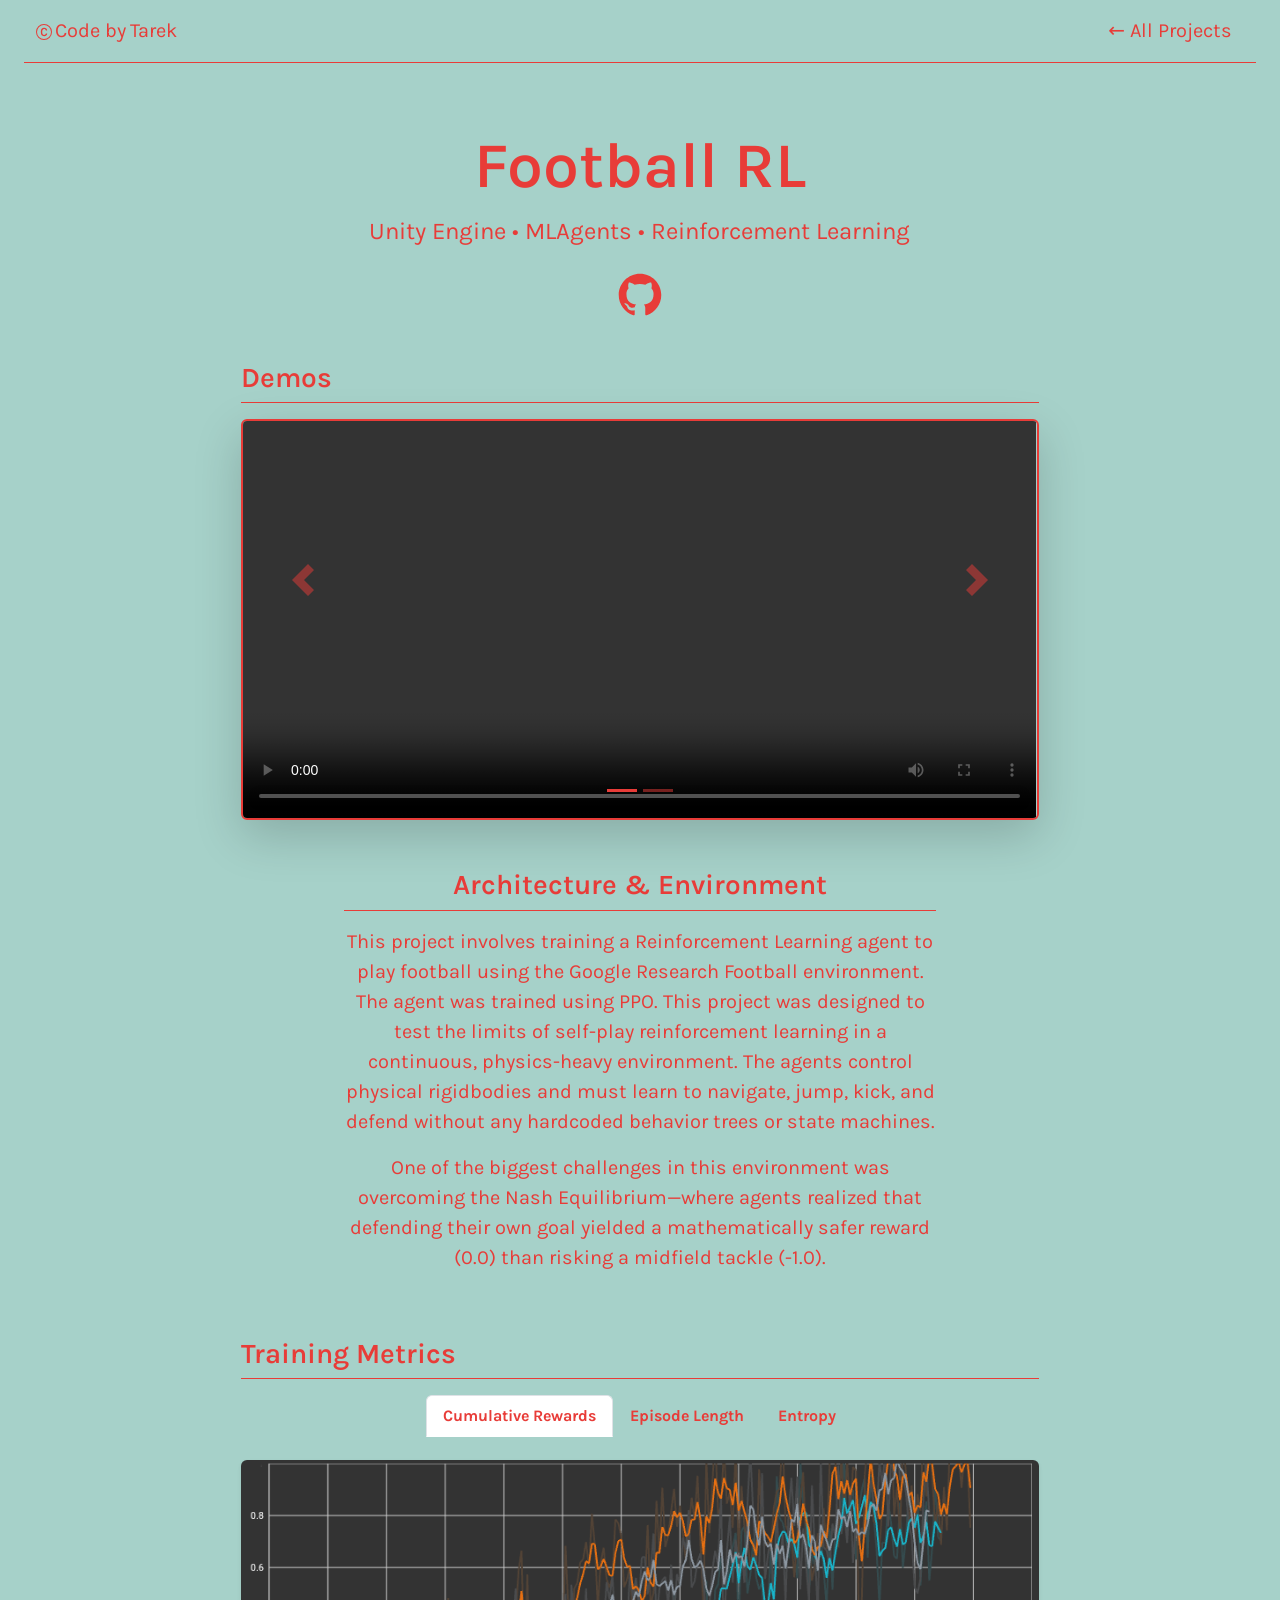
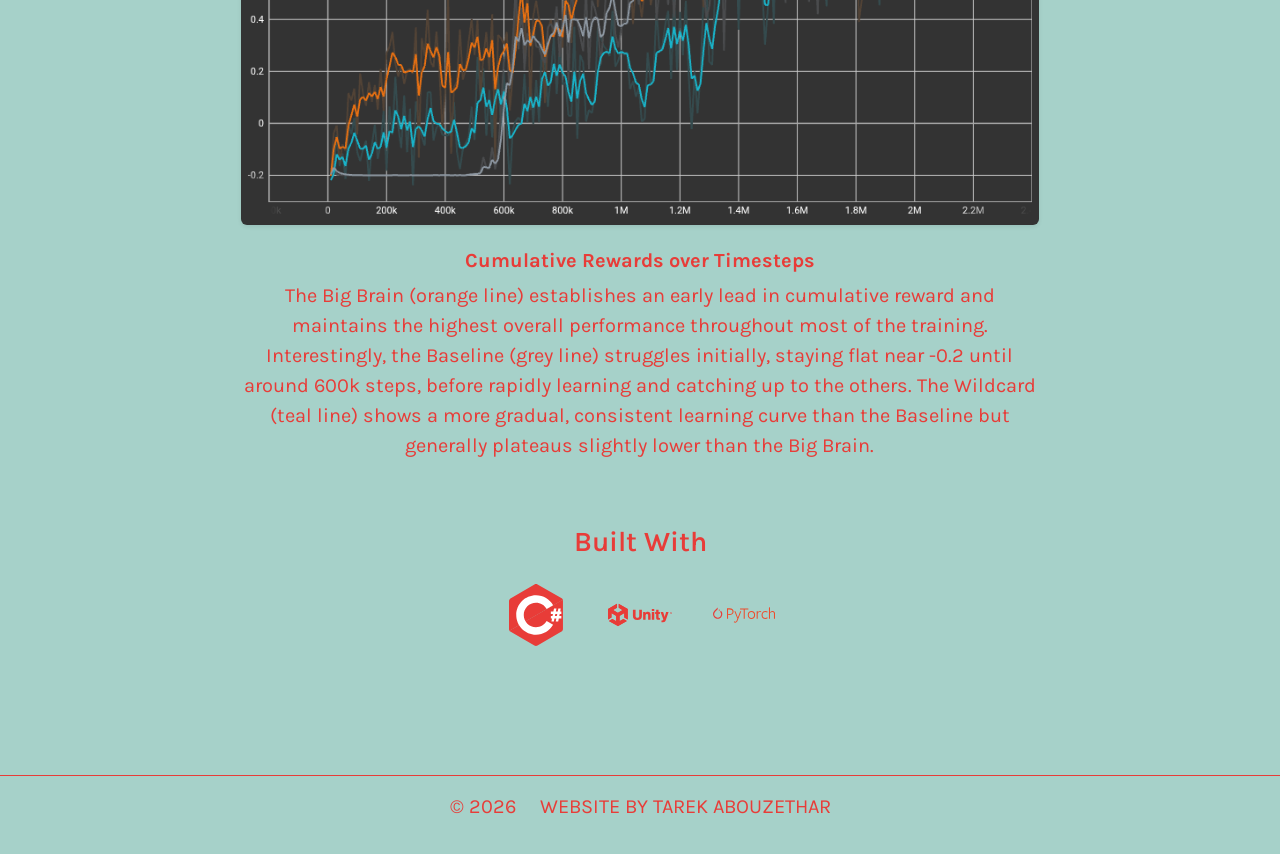
<file: projects/footballrl.html>
<!DOCTYPE html>
<html lang="en">

<head>
    <meta charset="UTF-8" />
    <meta name="viewport" content="width=device-width, initial-scale=1.0" />
    <title>Football RL - Tarek Abouzethar</title>
    <link rel="stylesheet" href="../css/styles.css" />
    <link href="https://cdn.jsdelivr.net/npm/bootstrap@5.3.1/dist/css/bootstrap.min.css" rel="stylesheet"
        integrity="sha384-4bw+/aepP/YC94hEpVNVgiZdgIC5+VKNBQNGCHeKRQN+PtmoHDEXuppvnDJzQIu9" crossorigin="anonymous" />
</head>

<body>
    <div id="navbar-placeholder" data-filepath="../components/project-navbar.txt"></div>

    <section class="intro-section p-4 d-flex align-items-center"
        style="min-height: auto; padding-top: 8rem !important; padding-bottom: 5rem !important;">
        <div class="container-fluid">

            <div class="row mb-4">
                <div class="col-lg-2"></div>
                <div class="col-lg-8 text-center">
                    <h1 class="display-3 fw-semibold">Football RL</h1>
                    <p class="fs-4 mt-2">Unity Engine • MLAgents • Reinforcement Learning</p>
                    <div class="github-button mt-4">
                        <a href="https://github.com/nobletk/footballRL" target="_blank" title="View Source on GitHub">
                            <svg viewBox="0 0 128 128">
                                <g fill="currentColor">
                                    <path fill-rule="evenodd" clip-rule="evenodd"
                                        d="M64 1.512c-23.493 0-42.545 19.047-42.545 42.545 0 18.797 12.19 34.745 29.095 40.37 2.126.394 2.907-.923 2.907-2.047 0-1.014-.04-4.366-.058-7.92-11.837 2.573-14.334-5.02-14.334-5.02-1.935-4.918-4.724-6.226-4.724-6.226-3.86-2.64.29-2.586.29-2.586 4.273.3 6.523 4.385 6.523 4.385 3.794 6.504 9.953 4.623 12.38 3.536.383-2.75 1.485-4.628 2.702-5.69-9.45-1.075-19.384-4.724-19.384-21.026 0-4.645 1.662-8.44 4.384-11.42-.442-1.072-1.898-5.4.412-11.26 0 0 3.572-1.142 11.7 4.363 3.395-.943 7.035-1.416 10.65-1.432 3.616.017 7.258.49 10.658 1.432 8.12-5.504 11.688-4.362 11.688-4.362 2.316 5.86.86 10.187.418 11.26 2.728 2.978 4.378 6.774 4.378 11.42 0 16.34-9.953 19.938-19.427 20.99 1.526 1.32 2.886 3.91 2.886 7.88 0 5.692-.048 10.273-.048 11.674 0 1.13.766 2.458 2.922 2.04 16.896-5.632 29.07-21.574 29.07-40.365C106.545 20.56 87.497 1.512 64 1.512z">
                                    </path>
                                </g>
                            </svg>
                        </a>
                    </div>
                </div>
                <div class="col-lg-2"></div>
            </div>

            <div class="row mb-5">
                <div class="col-lg-2"></div>
                <div class="col-lg-8">
                    <h3 class="fw-semibold mb-3 border-bottom pb-2" style="border-color: var(--color-2) !important;">
                        Demos</h3>
                    <div id="footballCarousel"
                        class="carousel slide carousel-fade shadow-lg border border-2 rounded overflow-hidden"
                        style="border-color: var(--color-2) !important;" data-bs-interval="false"
                        data-bs-keyboard="false">

                        <div class="carousel-indicators">
                            <button type="button" data-bs-target="#footballCarousel" data-bs-slide-to="0" class="active"
                                aria-current="true" aria-label="Slide 1"></button>
                            <button type="button" data-bs-target="#footballCarousel" data-bs-slide-to="1"
                                aria-label="Slide 2"></button>
                        </div>

                        <div class="carousel-inner">
                            <div class="carousel-item active">
                                <video controls mute class="d-block w-100">
                                    <source src="../assets/videos/footballRL/complexVsBase-vid.mp4" type="video/mp4">
                                </video>
                            </div>
                            <div class="carousel-item">
                                <video controls mute class="d-block w-100">
                                    <source src="../assets/videos/footballRL/experVsBase-vid.mp4" type="video/mp4">
                                </video>
                            </div>
                        </div>

                        <button class="carousel-control-prev" type="button" data-bs-target="#footballCarousel"
                            data-bs-slide="prev">
                            <span class="carousel-control-prev-icon" aria-hidden="true"></span>
                            <span class="visually-hidden">Previous</span>
                        </button>
                        <button class="carousel-control-next" type="button" data-bs-target="#footballCarousel"
                            data-bs-slide="next">
                            <span class="carousel-control-next-icon" aria-hidden="true"></span>
                            <span class="visually-hidden">Next</span>
                        </button>
                    </div>
                </div>
                <div class="col-lg-2"></div>
            </div>

            <div class="row mb-5">
                <div class="col-lg-3"></div>
                <div class="col-lg-6 col-md-12 fs-5 text-center">
                    <h3 class="fw-semibold mb-3 border-bottom pb-2" style="border-color: var(--color-2) !important;">
                        Architecture & Environment</h3>
                    <p>
                        This project involves training a Reinforcement Learning agent to play football using the Google
                        Research Football environment. The agent was trained using PPO. This project was designed to
                        test the limits of self-play reinforcement learning in a continuous, physics-heavy environment.
                        The agents control physical rigidbodies and must learn to navigate, jump, kick, and defend
                        without any hardcoded behavior trees or state machines.
                    </p>
                    <p>
                        One of the biggest challenges in this environment was overcoming the Nash Equilibrium—where
                        agents realized that defending their own goal yielded a mathematically safer reward (0.0) than
                        risking a midfield tackle (-1.0).
                    </p>
                </div>
                <div class="col-lg-3"></div>
            </div>

            <div class="row mb-5">
                <div class="col-lg-2"></div>
                <div class="col-lg-8">
                    <h3 class="fw-semibold mb-3 border-bottom pb-2" style="border-color: var(--color-2) !important;">
                        Training Metrics</h3>

                    <nav class="nav nav-tabs justify-content-center mb-4 border-bottom-0" id="metricTabs"
                        role="tablist">
                        <button class="nav-link active fw-bold" id="rewards-tab" data-bs-toggle="tab"
                            data-bs-target="#rewards" type="button" role="tab" aria-controls="rewards"
                            aria-selected="true" style="color: var(--color-2);">Cumulative Rewards</button>

                        <button class="nav-link fw-bold" id="length-tab" data-bs-toggle="tab" data-bs-target="#length"
                            type="button" role="tab" aria-controls="length" aria-selected="false"
                            style="color: var(--color-2);">Episode Length</button>

                        <button class="nav-link fw-bold" id="entropy-tab" data-bs-toggle="tab" data-bs-target="#entropy"
                            type="button" role="tab" aria-controls="entropy" aria-selected="false"
                            style="color: var(--color-2);">Entropy</button>
                    </nav>

                    <div class="tab-content" id="metricTabsContent">

                        <div class="tab-pane fade show active" id="rewards" role="tabpanel"
                            aria-labelledby="rewards-tab">
                            <div class="card bg-transparent border-0">
                                <img src="../assets/img/footballRL/cumulative-reward.png"
                                    class="card-img-top img-fluid rounded shadow-sm project-card-img"
                                    alt="Cumulative Rewards Graph">
                                <div class="card-body px-0 text-center project-card-body">
                                    <h5 class="card-title fw-bold mt-2">Cumulative Rewards over Timesteps</h5>
                                    <p class="card-text fs-5">The Big Brain (orange line) establishes an early lead in
                                        cumulative reward and maintains the highest overall performance throughout most
                                        of the training. Interestingly, the Baseline (grey line) struggles initially,
                                        staying flat near -0.2 until around 600k steps, before rapidly learning and
                                        catching up to the others. The Wildcard (teal line) shows a more gradual,
                                        consistent learning curve than the Baseline but generally plateaus slightly
                                        lower than the Big Brain.</p>
                                </div>
                            </div>
                        </div>

                        <div class="tab-pane fade" id="length" role="tabpanel" aria-labelledby="length-tab">
                            <div class="card bg-transparent border-0">
                                <img src="../assets/img/footballRL/episode-length.png"
                                    class="card-img-top img-fluid rounded shadow-sm project-card-img"
                                    alt="Episode Length Graph">
                                <div class="card-body px-0 text-center project-card-body">
                                    <h5 class="card-title fw-bold mt-2">Average Episode Length</h5>
                                    <p class="card-text fs-5"> As the agents become more highly skilled, the average
                                        episode lengths for all three models decrease significantly, starting near 400
                                        and converging around 150 by the end of training. The Baseline (grey line)
                                        maintained the maximum episode length for the first 600k steps before finally
                                        figuring out how to score, which perfectly aligns with its delayed spike in
                                        cumulative reward. Meanwhile, the Big Brain (orange line) learned to conclude
                                        episodes much faster early in the training process.</p>
                                </div>
                            </div>
                        </div>

                        <div class="tab-pane fade" id="entropy" role="tabpanel" aria-labelledby="entropy-tab">
                            <div class="card bg-transparent border-0">
                                <img src="../assets/img/footballRL/entropy.png"
                                    class="card-img-top img-fluid rounded shadow-sm project-card-img"
                                    alt="Entropy Graph">
                                <div class="card-body px-0 text-center project-card-body">
                                    <h5 class="card-title fw-bold mt-2">Policy Entropy</h5>
                                    <p class="card-text fs-5">Entropy measures the randomness of the agent's actions.
                                        The Wildcard (teal line) exhibits a steadily increasing entropy curve throughout
                                        the training session, peaking near 2.5. In contrast, both the Big Brain (orange
                                        line) and the Baseline (grey line) show a steady decrease in entropy, gradually
                                        dropping below 1.9. This confirms that the hyperparameter tweaks successfully
                                        forced the Wildcard to maintain high exploration and unpredictable gameplay.</p>
                                </div>
                            </div>
                        </div>

                    </div>
                </div>
                <div class="col-lg-2"></div>
            </div>
            <!-- Stack -->
            <div class="row mt-5 mb-5">
                <div class="col-12 text-center">
                    <h3 class="fw-semibold mb-4">Built With</h3>
                    <div class="d-flex justify-content-center gap-4 flex-wrap">
                        <div class="mx-2">
                            <svg class="stack-icons" viewBox="0 0 128 128">
                                <svg viewBox="0 0 128 128">
                                    <path fill="currentColor"
                                        d="M115.4 30.7L67.1 2.9c-.8-.5-1.9-.7-3.1-.7-1.2 0-2.3.3-3.1.7l-48 27.9c-1.7 1-2.9 3.5-2.9 5.4v55.7c0 1.1.2 2.4 1 3.5l106.8-62c-.6-1.2-1.5-2.1-2.4-2.7z">
                                    </path>
                                    <path fill="currentColor"
                                        d="M10.7 95.3c.5.8 1.2 1.5 1.9 1.9l48.2 27.9c.8.5 1.9.7 3.1.7 1.2 0 2.3-.3 3.1-.7l48-27.9c1.7-1 2.9-3.5 2.9-5.4V36.1c0-.9-.1-1.9-.6-2.8l-106.6 62z">
                                    </path>
                                    <path fill="#fff"
                                        d="M85.3 76.1C81.1 83.5 73.1 88.5 64 88.5c-13.5 0-24.5-11-24.5-24.5s11-24.5 24.5-24.5c9.1 0 17.1 5 21.3 12.5l13-7.5c-6.8-11.9-19.6-20-34.3-20-21.8 0-39.5 17.7-39.5 39.5s17.7 39.5 39.5 39.5c14.6 0 27.4-8 34.2-19.8l-12.9-7.6zM97 66.2l.9-4.3h-4.2v-4.7h5.1L100 51h4.9l-1.2 6.1h3.8l1.2-6.1h4.8l-1.2 6.1h2.4v4.7h-3.3l-.9 4.3h4.2v4.7h-5.1l-1.2 6h-4.9l1.2-6h-3.8l-1.2 6h-4.8l1.2-6h-2.4v-4.7H97zm4.8 0h3.8l.9-4.3h-3.8l-.9 4.3z">
                                    </path>
                                </svg>
                        </div>

                        <div class="mx-2">
                            <svg class="stack-icons" viewBox="0 0 128 128">
                                <path fill="currentColor"
                                    d="M39.47 72.877v-20.75L21.49 41.752v7.978l7.055 4.055c.277.139.277.558 0 .692l-8.393 4.844a.79.79 0 0 1-.785 0l-8.393-4.89c-.273-.136-.273-.553 0-.688l7.055-4.059v-7.979L.046 52.081v20.796-.093.093l6.915-3.966v-8.159c0-.277.325-.51.599-.325l8.392 4.844c.233.14.42.414.42.693v9.683c0 .273-.327.506-.601.32l-7.055-4.06-6.92 3.967 17.989 10.374 17.98-10.374-6.919-3.966-7.054 4.059c-.228.14-.6-.047-.6-.32V65.96a.76.76 0 0 1 .419-.692l8.392-4.845c.227-.138.599.047.599.326v8.16zm0 0">
                                </path>
                                <path fill="currentColor"
                                    d="M19.737 86.295 37.72 75.919l-6.92-3.966-7.055 4.059c-.227.14-.598-.047-.598-.32v-9.683a.754.754 0 0 1 .417-.693l8.393-4.844c.226-.139.599.046.599.325v8.16l6.914 3.966V52.127L19.737 63.514zm0 0">
                                </path>
                                <path fill="currentColor"
                                    d="M21.441 41.705v7.98l7.055 4.058c.279.135.279.552 0 .687l-8.391 4.844a.79.79 0 0 1-.786 0l-8.346-4.844c-.274-.135-.274-.552 0-.687l7.055-4.059v-7.979L.046 52.081l19.739 11.387L39.516 52.08Zm0 0">
                                </path>
                                <path fill="currentColor"
                                    d="m15.678 75.965-7.054-4.058-6.915 3.966 17.982 10.374v-22.78L0 52.128v20.796-.092.092l6.914-3.966v-8.16c0-.277.326-.51.605-.325l8.392 4.844a.854.854 0 0 1 .412.693v9.683c-.046.227-.37.413-.645.273zm0 0">
                                </path>
                                <path fill="currentColor"
                                    d="M87.612 52.127v3.966h4.886v-3.966zm-37.766 1.198v12.638c0 5.023 2.994 7.927 8.99 7.927s8.945-2.996 8.945-7.927V53.325h-5.303v12.73c0 2.118-1.2 3.595-3.641 3.595-2.63 0-3.689-1.43-3.689-3.508V53.325zm46.478 0v4.844h-2.028v3.966h2.03v7.328c0 3.321 2.029 4.246 4.843 4.152 1.333 0 2.257-.093 2.67-.232v-3.548c-.18 0-.646.046-1.058.046-1.058 0-1.706-.277-1.706-1.477v-6.269h2.763V58.17h-2.763v-4.844zm-16.552 4.38c-2.122 0-3.599.878-4.75 2.534h-.093v-2.07H70.27v15.354h4.892v-8.485c0-1.89 1.057-3.227 2.674-3.227 1.564 0 2.396 1.106 2.396 2.722v8.944h4.885v-9.962c0-3.408-1.983-5.809-5.344-5.809zm7.84.464v15.354h4.886V58.17Zm17.517 0 4.519 11.8c.645 1.618.925 2.542.925 3.187 0 1.058-.6 1.612-2.03 1.612h-1.612v3.78h3.182c3.088 0 4.519-1.245 5.764-4.84l5.302-15.539h-4.89l-2.03 6.55c-.459 1.519-.873 3.548-.873 3.548h-.046s-.512-2.076-.97-3.548l-2.076-6.549zm20.936 0a1.929 1.929 0 0 0-1.384.553 1.547 1.547 0 0 0-.413.645 2.07 2.07 0 0 0-.14.739 1.986 1.986 0 0 0 .553 1.384c.185.181.373.32.646.413.232.092.505.14.738.14.233 0 .506-.047.739-.14a2.05 2.05 0 0 0 .645-.413c.185-.185.32-.371.414-.645a2.057 2.057 0 0 0 0-1.477 1.914 1.914 0 0 0-.414-.646 1.592 1.592 0 0 0-.645-.418 2.19 2.19 0 0 0-.74-.135zm0 .506c.279 0 .506.047.739.185.227.135.412.322.553.554.138.227.185.46.185.738 0 .274-.047.506-.185.734a1.631 1.631 0 0 1-.553.558 1.388 1.388 0 0 1-.74.18 1.388 1.388 0 0 1-.737-.18 1.586 1.586 0 0 1-.552-.558 1.329 1.329 0 0 1-.187-.734c0-.277.046-.511.185-.739a1.54 1.54 0 0 1 .554-.551 1.335 1.335 0 0 1 .738-.187zm-.692.6v1.797h.413v-.6h.42l.319.599h.418l-.372-.691c.047-.093.14-.182.185-.228a.656.656 0 0 0 .093-.325.635.635 0 0 0-.093-.32c-.046-.093-.138-.14-.231-.185-.093-.048-.181-.048-.227-.048zm.413.232h.371c.048 0 .093 0 .187.046.04.041.088.088.088.228a.388.388 0 0 1-.088.232.353.353 0 0 1-.185.093h-.373zm0 0">
                                </path>
                            </svg>
                        </div>

                        <div class="mx-2">
                            <svg class="stack-icons" viewBox="0 0 128 128">
                                <path fill="currentColor"
                                    d="M17.9 55.7l-1.7 1.7c2.7 2.7 2.7 7.2 0 9.9S9 70 6.4 67.2c-2.7-2.7-2.7-7.2 0-9.9l4.4-4.4.6-.6V49l-6.6 6.6c-3.7 3.7-3.7 9.6 0 13.2s9.6 3.7 13.2 0c3.6-3.6 3.6-9.4-.1-13.1z">
                                </path>
                                <circle fill="#EE4C2C" cx="14.6" cy="54.1" r="1.2"></circle>
                                <path fill="#EE4C2C"
                                    d="M34.9 64.1h-2.8v7.3H30V50.7h5.2c5.4 0 8 2.7 8 6.4 0 4.6-3.2 7-8.3 7zm.2-11.3h-3v9.5l2.9-.1c3.9-.1 6-1.6 6-4.8.1-3-2.1-4.6-5.9-4.6zM52.7 71.3l-1.2 3.3c-1.4 3.7-2.8 4.7-4.9 4.7-1.1 0-2-.3-2.9-.7l.6-1.9c.7.4 1.5.7 2.3.7 1.1 0 2-.6 3.1-3.5l1-2.7-5.9-14.9H47l4.7 12.5 4.7-12.5h2.1l-5.8 15z">
                                </path>
                                <path fill="#EE4C2C"
                                    d="M65.5 52.8v18.7h-2.1V52.8h-7.3v-2h16.6v2h-7.2zM78.8 71.8c-4.2 0-7.3-3.1-7.3-7.9s3.2-8 7.5-8 7.3 3.1 7.3 7.9c-.1 4.8-3.3 8-7.5 8zm0-14c-3.2 0-5.3 2.5-5.3 6.1 0 3.7 2.1 6.2 5.3 6.2s5.3-2.5 5.3-6.1c.1-3.8-2-6.2-5.3-6.2zM91.4 71.4h-2.1V56.3l2.1-.5V59c1-1.9 2.4-3.2 4.4-3.2 1 0 1.9.3 2.7.7l-.5 1.9c-.7-.4-1.5-.7-2.3-.7-1.6 0-3.1 1.2-4.3 3.9v9.8zM106.5 71.8c-4.6 0-7.4-3.3-7.4-7.9 0-4.7 3.1-8 7.4-8 1.8 0 3.4.5 4.7 1.3l-.5 1.8c-1.1-.8-2.6-1.2-4.2-1.2-3.3 0-5.3 2.4-5.3 6 0 3.7 2.1 6.1 5.3 6.1 1.5 0 3.1-.5 4.2-1.2l.5 1.9c-1.3.7-2.9 1.2-4.7 1.2zM123.9 71.4v-9.8c0-2.7-1.1-3.8-3.2-3.8-1.8 0-3.4.9-4.7 2.1v11.5h-2.1V49.2l2.1-.5v9.6c1.6-1.6 3.6-2.4 5.3-2.4 2.9 0 4.7 1.9 4.7 5.2v10.3h-2.1z">
                                </path>
                            </svg>
                        </div>
                    </div>
                </div>
            </div>

        </div>
    </section>

    <div id="footer-placeholder" data-filepath="../components/footer.txt"></div>

    <script src="https://code.jquery.com/jquery-3.7.0.min.js"></script>
    <script src="https://cdn.jsdelivr.net/npm/bootstrap@5.3.1/dist/js/bootstrap.bundle.min.js"></script>
    <script src="../js/scripts.js"></script>
</body>

</html>
</file>
<file: css/styles.css>
@import url("https://fonts.googleapis.com/css2?family=Karla&display=swap");

:root {
  --color-1: #a6d1c9;
  --color-2: #e83c38;
}

*,
*::before,
*::after {
  padding: 0 0 0 0;
  box-sizing: border-box;
}

html,
body,
.modal {
  scrollbar-width: thin;
  scrollbar-color: var(--color-2) var(--color-1);
}

body {
  font-family: "Karla", system-ui, -apple-system, BlinkMacSystemFont, "Segoe UI",
    Roboto, Oxygen, Ubuntu, Cantarell, "Open Sans", "Helvetica Neue", sans-serif !important;
  background: var(--color-1) !important;;  
}

/* Navbar section */
.navbar {
  background-color: var(--color-1);
  --bs-border-color: var(--color-2);
}

.navbar-nav .nav-link,
.navbar-nav .nav-link.active,
.navbar .navbar-brand,
.navbar .navbar-brand:hover {
  color: var(--color-2);
  --bs-nav-link-hover-color: var(--color-2);
}

.toggler-icon {
  color: var(--color-2);
}

.navbar-brand {
  display: flex;
  align-items: center;
  position: relative;
  gap: 0.2rem;
}

.credit-text {
  display: inline-block;
  position: relative;
  white-space: nowrap;
  width: 200px;
  transition: transform 500ms ease, opacity 500ms ease;
}

.credit-text .name {
  display: inline-block;
  position: absolute;
  white-space: nowrap;
}

.abouzethar {
  opacity: 0;
}

.navbar-brand:hover .credit-svg {
  animation: rotate-credit-svg 250ms linear;
}

.navbar-brand:hover .code-by {
  transform: translateX(-100%);
  opacity: 0;
}

.navbar-brand:hover .name {
  transform: translateX(-50%);
}

.navbar-brand:hover .abouzethar {
  opacity: 1;
}

.nav-item::after {
  content: "";
  position: absolute;
  bottom: 0;
  left: 0;
  width: 100%;
  height: 2px;
  background: var(--color-2);
  translate: var(--_translate, 0);
  scale: var(--_width, 0) 1;
  transition: scale 300ms var(--_scale-delay, 0ms),
    translate 500ms var(--_translate-delay, 0ms);
}

.nav-item:hover {
  --_width: 1;
}

@supports selector(:has(h1)) {
  .nav-item:hover + .nav-item {
    --_translate: -100%;
    --_scale-delay: 300ms;
    --_translate-delay: 200ms;
  }

  .nav-item:has(+ :hover) {
    --_translate: 100%;
    --_scale-delay: 300ms;
    --_translate-delay: 200ms;
  }
}

/* intro-section */
.intro-section {
  min-height: 100vh;
  background-color: var(--color-1);
  color: var(--color-2);
}

.intro-text {
  padding-top: 5rem;
  font-size: 3.5rem;
}

.scroll-down-indicator {
  display: flex;
  flex-direction: column;
  align-items: center;
}

.scroll-down-link {
  text-decoration: none;
  color: inherit;
  transition: transform 0.2s ease-in-out;
}

.scroll-down-link:hover {
  transform: translateY(5px);
}

.scroll-down-text {
  font-size: 1rem;
  color: var(--color-2);
}

.scroll-down-arrow {
  margin-top: 0.5rem;
  display: flex;
  flex-direction: column;
  align-items: center;
}

.arrow {
  width: 2rem;
  height: 2rem;
  border: solid var(--color-2);
  border-width: 0 2px 2px 0;
  transform: rotate(45deg);
  margin: 3px;
  animation: arrow-pulsate 2s infinite;
}

/* Tech stack section */
.tech-section {
  padding: 5rem 0 0 0;
  width: 100%;
  background-color: var(--color-1);
  color: var(--color-2);
  --bs-border-color: var(--color-2);

  @media (max-width: 767px) {
    .row-cols-2 .col:nth-child(2n + 1) {
      border-left: none !important;
    }

    .row-cols-2 .col:nth-child(2n) {
      border-right: none !important;
    }

    .row-cols-2 .responsive-border {
      border-bottom: 1px solid !important;
    }
  }
}

/* Projects section */
.projects {
  background-color: var(--color-1);
  color: var(--color-2);
  --bs-border-color: var(--color-2);
}

.view-btn {
  --bs-btn-bg: var(--color-1) !important;
  --bs-btn-color: var(--color-2) !important;
  --bs-btn-border-color: var(--color-1) !important;
  --bs-btn-hover-bg: var(--color-1) !important;
  --bs-btn-hover-color: var(--color-2) !important;
  --bs-btn-active-color: var(--color-2);
  --bs-btn-active-bg: var(--color-1);
  --bs-btn-active-color: var(--bs-btn-hover-color);
  --bs-btn-active-border-color: var(--color-1);
  opacity: 0;
  z-index: 10;
  transition: opacity 500ms ease;
}

.project-link:hover .view-btn {
  opacity: 1;
}

.project-link:hover img {
  filter: blur(5px);
}

/* Projects Modal section */
.carousel-control-prev,
.carousel-control-next {
  height: 80%; 
  opacity: 0.8; 
}

.carousel .carousel-control-prev-icon {
  background-image: url("data:image/svg+xml;charset=utf8,%3Csvg xmlns='http://www.w3.org/2000/svg' fill='%23e83c38' viewBox='0 0 8 8'%3E%3Cpath d='M5.25 0l-4 4 4 4 1.5-1.5-2.5-2.5 2.5-2.5-1.5-1.5z'/%3E%3C/svg%3E");
}

.carousel .carousel-control-next-icon {
  background-image: url("data:image/svg+xml,%3csvg xmlns='http://www.w3.org/2000/svg' fill='%23e83c38' width='8' height='8' viewBox='0 0 8 8'%3e%3cpath d='M2.75 0l-1.5 1.5L3.75 4l-2.5 2.5L2.75 8l4-4-4-4z'/%3e%3c/svg%3e");
}

.carousel .carousel-indicators button {
  background-color: var(--color-2);
}

.close-modal svg:hover {
  cursor: pointer;
  animation: rotate-close-button 250ms linear;
}

.modal-dialog {
  background-color: var(--color-1);
  color: var(--color-2);
}

.modal-footer {
  --bs-modal-footer-border-color: var(--color-2);
}

.project-card-body {
    color: var(--color-2) !important;
    background-color: transparent !important;
}

.project-card-img {
    border-color: 2px var(--color-2) !important;
}

.github-button svg {
  height: 4rem;
  width: 4rem;
  color: var(--color-2);
}

/* Stack icons */
.stack-icons {
  width: 4rem;
  height: 4rem;
  color: var(--color-2);
}

.stack-icons-bigger {
  width: 6rem;
  height: 6rem;
  color: var(--color-2);
}

/* About & Contact section */
.about-section,
.contact-section {
  width: 100%;
  background-color: var(--color-1);
  color: var(--color-2);
  --bs-border-color: var(--color-2);
}

.contact-link {
  color: var(--color-2);
  text-decoration: none;
}

footer {
  background-color: var(--color-1);
  color: var(--color-2);
  --bs-border-color: var(--color-2);
}

/* Custom Scrollbar */
::-webkit-scrollbar {
  width: 10px;
}

::-webkit-scrollbar-track {
  background: var(--color-1);
}

::-webkit-scrollbar-thumb {
  background: var(--color-2);
}

/* Animations */
@keyframes rotate-credit-svg {
  from {
    rotate: 0deg;
  }
  to {
    rotate: 360deg;
  }
}

@keyframes rotate-close-button {
  from {
    rotate: 0deg;
  }
  to {
    rotate: 90deg;
  }
}

@keyframes arrow-pulsate {
  0% {
    transform: rotate(45deg) scale(1);
  }
  50% {
    transform: rotate(45deg) scale(1.2);
  }
  100% {
    transform: rotate(45deg) scale(1);
  }
}

@media (max-width: 1024px)  {

  .intro-text {
    font-size: 2.2rem;
  }

  .scroll-down-text {
    font-size: 0.8rem;
  }

  .arrow {
    width: 1.4rem;
    height: 1.4rem;
    border-width: 0 1px 1px 0;
    transform: rotate(45deg);
    margin: 3px;
    animation: arrow-pulsate 2s infinite;
  }

  .display-3 {
    font-size: 2rem;
  }
}

@media (max-width: 767px)  {

  .intro-text {
    font-size: 1.8rem;
  }

  .scroll-down-text {
    font-size: 0.8rem;
  }

  .arrow {
    width: 1rem;
    height: 1rem;
    border-width: 0 1px 1px 0;
    transform: rotate(45deg);
    margin: 3px;
    animation: arrow-pulsate 2s infinite;
  }

  .display-3 {
    font-size: 2rem;
  }
}
</file>
